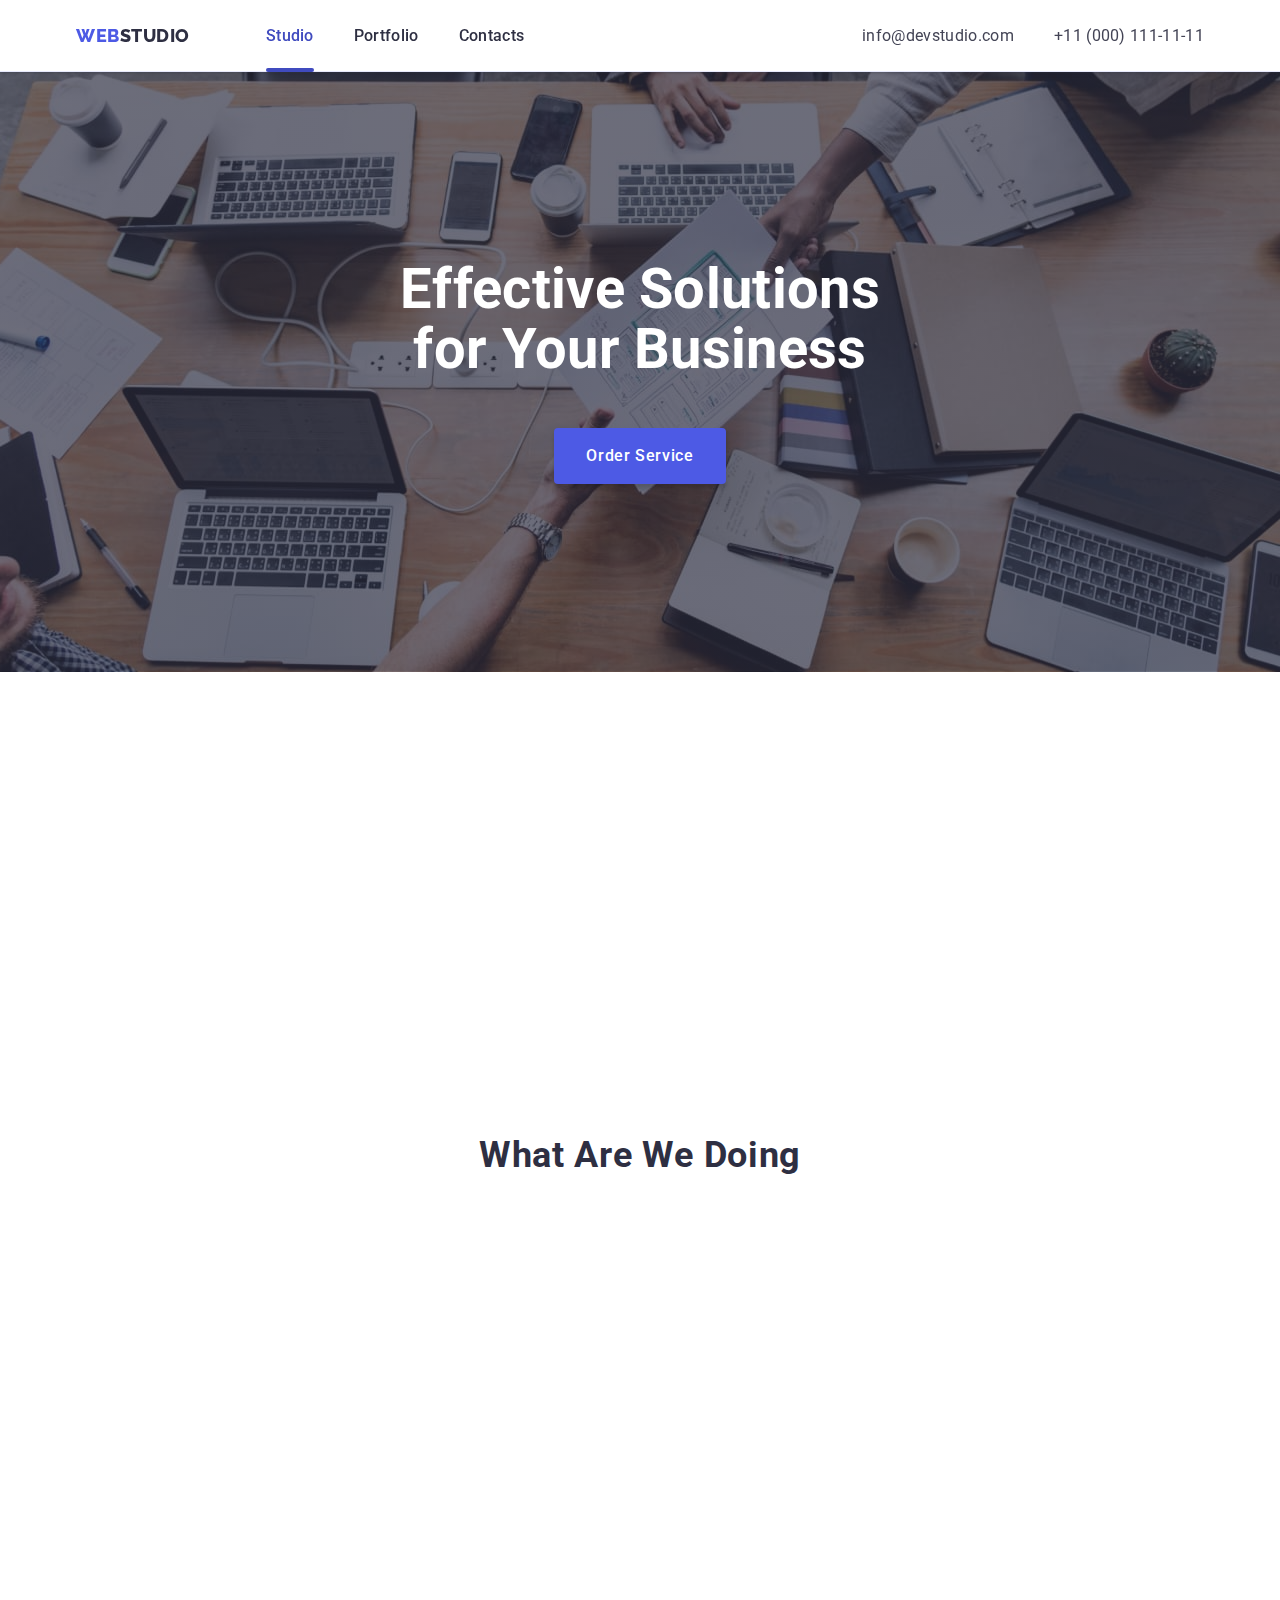
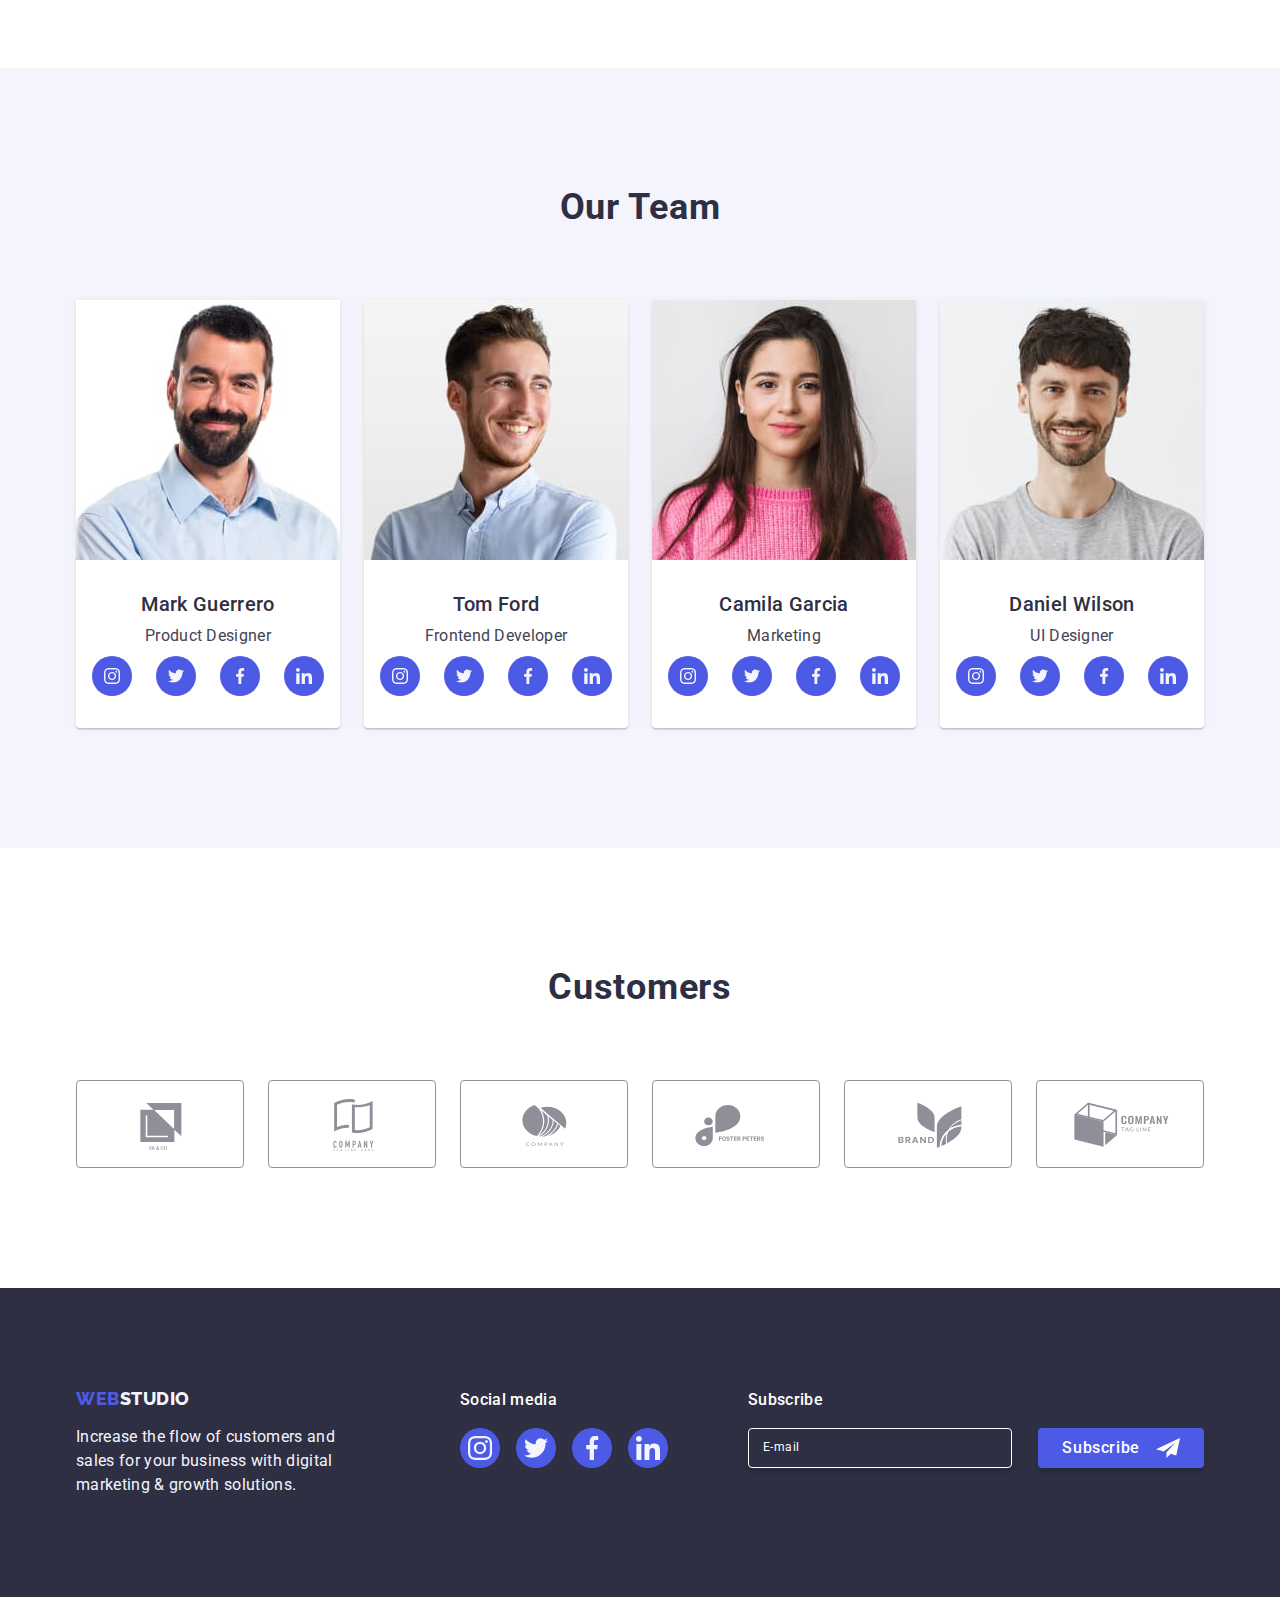
<file: index.html>
<!DOCTYPE html>
<html lang="en">
  <head>
    <meta charset="UTF-8" />
    <meta http-equiv="X-UA-Compatible" content="IE=edge" />
    <meta name="viewport" content="width=device-width, initial-scale=1.0" />
    <title>WebStudio</title>

    <!-- Fonts -->
    <link rel="preconnect" href="https://fonts.googleapis.com" />
    <link rel="preconnect" href="https://fonts.gstatic.com" crossorigin />
    <link
      href="https://fonts.googleapis.com/css2?family=Raleway:wght@800&family=Roboto:wght@400;500;700;900&display=swap"
      rel="stylesheet"
    />
    <!-- Normalize -->
    <link
      rel="stylesheet"
      href="https://cdn.jsdelivr.net/npm/modern-normalize@1.1.0/modern-normalize.min.css"
    />
    <!-- Animation on scroll -->
    <link href="https://unpkg.com/aos@2.3.1/dist/aos.css" rel="stylesheet" />
    <!-- Custom styles -->
    <link rel="stylesheet" href="./css/styles.css" />
  </head>

  <body>
    <header class="header">
      <div class="header-container container">
        <nav class="header-nav">
          <!-- Logo -->
          <a href="./index.html" class="logo link">
            Web<span class="logo-dark">Studio</span>
          </a>

          <ul class="header-nav-list list">
            <li>
              <a
                class="header-nav-link header-link link current-page"
                href="./index.html"
              >
                Studio
              </a>
            </li>
            <li>
              <a
                class="header-nav-link header-link link"
                href="./portfolio.html"
              >
                Portfolio
              </a>
            </li>
            <li>
              <a class="header-nav-link header-link link" href="">Contacts</a>
            </li>
          </ul>
        </nav>

        <address class="header-address">
          <ul class="header-address-list list">
            <li>
              <a
                class="header-address-link header-link link"
                href="mailto:info@devstudio.com"
              >
                info@devstudio.com
              </a>
            </li>
            <li>
              <a
                class="header-address-link header-link link"
                href="tel:+110001111111"
              >
                +11 (000) 111-11-11
              </a>
            </li>
          </ul>
        </address>
      </div>
    </header>

    <main>
      <!-- Hero section -->
      <section class="hero-section">
        <div class="container">
          <h1 class="hero-title">Effective Solutions for Your Business</h1>
          <button class="hero-btn btn" type="button" data-modal-open>
            Order Service
          </button>
        </div>
      </section>

      <!-- Features section -->
      <section class="features-section section">
        <div class="container">
          <h2 class="visually-hidden">Features</h2>

          <ul class="features-list list card-set">
            <li
              class="feature-item card-set-item"
              data-aos="fade-right"
              data-aos-delay="200"
            >
              <div class="feature-icon-bg">
                <svg class="feature-icon" width="64" height="64">
                  <use href="./images/icons.svg#antenna"></use>
                </svg>
              </div>
              <h3 class="feature-subtitle">Strategy</h3>
              <p>
                Our goal is to identify the business problem to walk away with
                the perfect and creative solution.
              </p>
            </li>
            <li class="feature-item card-set-item" data-aos="fade-right">
              <div class="feature-icon-bg">
                <svg class="feature-icon" width="64" height="64">
                  <use href="./images/icons.svg#clock"></use>
                </svg>
              </div>
              <h3 class="feature-subtitle">Punctuality</h3>
              <p>
                Bring the key message to the brand's audience for the best price
                within the shortest possible time.
              </p>
            </li>
            <li class="feature-item card-set-item" data-aos="fade-left">
              <div class="feature-icon-bg">
                <svg class="feature-icon" width="64" height="64">
                  <use href="./images/icons.svg#diagram"></use>
                </svg>
              </div>
              <h3 class="feature-subtitle">Diligence</h3>
              <p>
                Research and confirm brands that present the strongest digital
                growth opportunities and minimize risk.
              </p>
            </li>
            <li
              class="feature-item card-set-item"
              data-aos="fade-left"
              data-aos-delay="200"
            >
              <div class="feature-icon-bg">
                <svg class="feature-icon" width="64" height="64">
                  <use href="./images/icons.svg#astronaut"></use>
                </svg>
              </div>
              <h3 class="feature-subtitle">Technologies</h3>
              <p>
                Design practice focused on digital experiences. We bring forth a
                deep passion for problem-solving.
              </p>
            </li>
          </ul>
        </div>
      </section>

      <!-- Products section -->
      <section class="section">
        <div class="container">
          <h2 class="section-title">What are we doing</h2>

          <ul class="products-list list card-set">
            <li class="card-set-item" data-aos="zoom-in-up">
              <img
                src="./images/products/img-1.jpg"
                alt="Modern web dashboard design on a desktop monitor"
                width="360"
                height="300"
              />
            </li>
            <li
              class="card-set-item"
              data-aos="zoom-in-up"
              data-aos-delay="200"
            >
              <img
                src="./images/products/img-2.jpg"
                alt="Chat application interface design on smartphones"
                width="360"
                height="300"
              />
            </li>
            <li
              class="card-set-item"
              data-aos="zoom-in-up"
              data-aos-delay="400"
            >
              <img
                src="./images/products/img-3.jpg"
                alt="Mobile app UI/UX design showcased on a smartphone"
                width="360"
                height="300"
              />
            </li>
          </ul>
        </div>
      </section>

      <!-- Team section -->
      <section class="team-section section">
        <div class="container">
          <h2 class="section-title">Our Team</h2>

          <ul class="team-list list card-set">
            <li class="team-item card-set-item">
              <img
                src="./images/team/img-1.jpg"
                alt="Mark Guerrero, product designer at WebStudio"
                width="264"
                height="260"
              />
              <div class="team-wrapper">
                <h3 class="team-subtitle">Mark Guerrero</h3>
                <p class="team-position">Product Designer</p>

                <ul class="socials list">
                  <li class="social-item">
                    <a
                      class="social-link link"
                      href=""
                      target="_blank"
                      rel="noopener noreferrer"
                      aria-label="Instagram icon"
                    >
                      <svg class="social-icon" width="16" height="16">
                        <use href="./images/icons.svg#instagram"></use>
                      </svg>
                    </a>
                  </li>
                  <li class="social-item">
                    <a
                      class="social-link link"
                      href=""
                      target="_blank"
                      rel="noopener noreferrer"
                      aria-label="Twitter icon"
                    >
                      <svg class="social-icon" width="16" height="16">
                        <use href="./images/icons.svg#twitter"></use>
                      </svg>
                    </a>
                  </li>
                  <li class="social-item">
                    <a
                      class="social-link link"
                      href=""
                      target="_blank"
                      rel="noopener noreferrer"
                      aria-label="Facebook icon"
                    >
                      <svg class="social-icon" width="16" height="16">
                        <use href="./images/icons.svg#facebook"></use>
                      </svg>
                    </a>
                  </li>
                  <li class="social-item">
                    <a
                      class="social-link link"
                      href=""
                      target="_blank"
                      rel="noopener noreferrer"
                      aria-label="Linkedin icon"
                    >
                      <svg class="social-icon" width="16" height="16">
                        <use href="./images/icons.svg#linkedin"></use>
                      </svg>
                    </a>
                  </li>
                </ul>
              </div>
            </li>
            <li class="team-item card-set-item">
              <img
                src="./images/team/img-2.jpg"
                alt="Tom Ford, frontend developer at WebStudio"
                width="264"
                height="260"
              />
              <div class="team-wrapper">
                <h3 class="team-subtitle">Tom Ford</h3>
                <p class="team-position">Frontend Developer</p>

                <ul class="socials list">
                  <li class="social-item">
                    <a
                      class="social-link link"
                      href=""
                      target="_blank"
                      rel="noopener noreferrer"
                      aria-label="Instagram icon"
                    >
                      <svg class="social-icon" width="16" height="16">
                        <use href="./images/icons.svg#instagram"></use>
                      </svg>
                    </a>
                  </li>
                  <li class="social-item">
                    <a
                      class="social-link link"
                      href=""
                      target="_blank"
                      rel="noopener noreferrer"
                      aria-label="Twitter icon"
                    >
                      <svg class="social-icon" width="16" height="16">
                        <use href="./images/icons.svg#twitter"></use>
                      </svg>
                    </a>
                  </li>
                  <li class="social-item">
                    <a
                      class="social-link link"
                      href=""
                      target="_blank"
                      rel="noopener noreferrer"
                      aria-label="Facebook icon"
                    >
                      <svg class="social-icon" width="16" height="16">
                        <use href="./images/icons.svg#facebook"></use>
                      </svg>
                    </a>
                  </li>
                  <li class="social-item">
                    <a
                      class="social-link link"
                      href=""
                      target="_blank"
                      rel="noopener noreferrer"
                      aria-label="Linkedin icon"
                    >
                      <svg class="social-icon" width="16" height="16">
                        <use href="./images/icons.svg#linkedin"></use>
                      </svg>
                    </a>
                  </li>
                </ul>
              </div>
            </li>
            <li class="team-item card-set-item">
              <img
                src="./images/team/img-3.jpg"
                alt="Camila Garcia, marketer at WebStudio"
                width="264"
                height="260"
              />
              <div class="team-wrapper">
                <h3 class="team-subtitle">Camila Garcia</h3>
                <p class="team-position">Marketing</p>

                <ul class="socials list">
                  <li class="social-item">
                    <a
                      class="social-link link"
                      href=""
                      target="_blank"
                      rel="noopener noreferrer"
                      aria-label="Instagram icon"
                    >
                      <svg class="social-icon" width="16" height="16">
                        <use href="./images/icons.svg#instagram"></use>
                      </svg>
                    </a>
                  </li>
                  <li class="social-item">
                    <a
                      class="social-link link"
                      href=""
                      target="_blank"
                      rel="noopener noreferrer"
                      aria-label="Twitter icon"
                    >
                      <svg class="social-icon" width="16" height="16">
                        <use href="./images/icons.svg#twitter"></use>
                      </svg>
                    </a>
                  </li>
                  <li class="social-item">
                    <a
                      class="social-link link"
                      href=""
                      target="_blank"
                      rel="noopener noreferrer"
                      aria-label="Facebook icon"
                    >
                      <svg class="social-icon" width="16" height="16">
                        <use href="./images/icons.svg#facebook"></use>
                      </svg>
                    </a>
                  </li>
                  <li class="social-item">
                    <a
                      class="social-link link"
                      href=""
                      target="_blank"
                      rel="noopener noreferrer"
                      aria-label="Linkedin icon"
                    >
                      <svg class="social-icon" width="16" height="16">
                        <use href="./images/icons.svg#linkedin"></use>
                      </svg>
                    </a>
                  </li>
                </ul>
              </div>
            </li>
            <li class="team-item card-set-item">
              <img
                src="./images/team/img-4.jpg"
                alt="Daniel Wilson, UI designer at WebStudio"
                width="264"
                height="260"
              />
              <div class="team-wrapper">
                <h3 class="team-subtitle">Daniel Wilson</h3>
                <p class="team-position">UI Designer</p>

                <ul class="socials list">
                  <li class="social-item">
                    <a
                      class="social-link link"
                      href=""
                      target="_blank"
                      rel="noopener noreferrer"
                      aria-label="Instagram icon"
                    >
                      <svg class="social-icon" width="16" height="16">
                        <use href="./images/icons.svg#instagram"></use>
                      </svg>
                    </a>
                  </li>
                  <li class="social-item">
                    <a
                      class="social-link link"
                      href=""
                      target="_blank"
                      rel="noopener noreferrer"
                      aria-label="Twitter icon"
                    >
                      <svg class="social-icon" width="16" height="16">
                        <use href="./images/icons.svg#twitter"></use>
                      </svg>
                    </a>
                  </li>
                  <li class="social-item">
                    <a
                      class="social-link link"
                      href=""
                      target="_blank"
                      rel="noopener noreferrer"
                      aria-label="Facebook icon"
                    >
                      <svg class="social-icon" width="16" height="16">
                        <use href="./images/icons.svg#facebook"></use>
                      </svg>
                    </a>
                  </li>
                  <li class="social-item">
                    <a
                      class="social-link link"
                      href=""
                      target="_blank"
                      rel="noopener noreferrer"
                      aria-label="Linkedin icon"
                    >
                      <svg class="social-icon" width="16" height="16">
                        <use href="./images/icons.svg#linkedin"></use>
                      </svg>
                    </a>
                  </li>
                </ul>
              </div>
            </li>
          </ul>
        </div>
      </section>

      <!-- Customers section -->
      <section class="section">
        <div class="container">
          <h2 class="section-title">Customers</h2>

          <ul class="customers-list list card-set">
            <li class="customer-item card-set-item">
              <a
                class="customer-link link"
                href=""
                target="_blank"
                rel="noopener noreferrer"
                aria-label="Customer logo"
              >
                <svg class="customer-icon" width="104" height="56">
                  <use href="./images/icons.svg#customers-1"></use>
                </svg>
              </a>
            </li>
            <li class="customer-item card-set-item">
              <a
                class="customer-link link"
                href=""
                target="_blank"
                rel="noopener noreferrer"
                aria-label="Customer logo"
              >
                <svg class="customer-icon" width="104" height="56">
                  <use href="./images/icons.svg#customers-2"></use>
                </svg>
              </a>
            </li>
            <li class="customer-item card-set-item">
              <a
                class="customer-link link"
                href=""
                target="_blank"
                rel="noopener noreferrer"
                aria-label="Customer logo"
              >
                <svg class="customer-icon" width="104" height="56">
                  <use href="./images/icons.svg#customers-3"></use>
                </svg>
              </a>
            </li>
            <li class="customer-item card-set-item">
              <a
                class="customer-link link"
                href=""
                target="_blank"
                rel="noopener noreferrer"
                aria-label="Customer logo"
              >
                <svg class="customer-icon" width="104" height="56">
                  <use href="./images/icons.svg#customers-4"></use>
                </svg>
              </a>
            </li>
            <li class="customer-item card-set-item">
              <a
                class="customer-link link"
                href=""
                target="_blank"
                rel="noopener noreferrer"
                aria-label="Customer logo"
              >
                <svg class="customer-icon" width="104" height="56">
                  <use href="./images/icons.svg#customers-5"></use>
                </svg>
              </a>
            </li>
            <li class="customer-item card-set-item">
              <a
                class="customer-link link"
                href=""
                target="_blank"
                rel="noopener noreferrer"
                aria-label="Customer logo"
              >
                <svg class="customer-icon" width="104" height="56">
                  <use href="./images/icons.svg#customers-6"></use>
                </svg>
              </a>
            </li>
          </ul>
        </div>
      </section>
    </main>

    <footer class="footer">
      <div class="footer-container container">
        <div class="footer-side-wrapper">
          <!-- Logo -->
          <a href="./index.html" class="footer-logo logo link">
            Web<span class="logo-light">Studio</span>
          </a>
          <p class="footer-desc">
            Increase the flow of customers and sales for your business with
            digital marketing & growth solutions.
          </p>
        </div>

        <div class="footer-socials-wrapper">
          <p class="footer-socials-subtitle">Social media</p>

          <ul class="footer-socials socials list">
            <li class="social-item">
              <a
                class="social-link link"
                href=""
                target="_blank"
                rel="noopener noreferrer"
                aria-label="Instagram icon"
              >
                <svg class="social-icon" width="24" height="24">
                  <use href="./images/icons.svg#instagram"></use>
                </svg>
              </a>
            </li>
            <li class="social-item">
              <a
                class="social-link link"
                href=""
                target="_blank"
                rel="noopener noreferrer"
                aria-label="Twitter icon"
              >
                <svg class="social-icon" width="24" height="24">
                  <use href="./images/icons.svg#twitter"></use>
                </svg>
              </a>
            </li>
            <li class="social-item">
              <a
                class="social-link link"
                href=""
                target="_blank"
                rel="noopener noreferrer"
                aria-label="Facebook icon"
              >
                <svg class="social-icon" width="24" height="24">
                  <use href="./images/icons.svg#facebook"></use>
                </svg>
              </a>
            </li>
            <li class="social-item">
              <a
                class="social-link link"
                href=""
                target="_blank"
                rel="noopener noreferrer"
                aria-label="Linkedin icon"
              >
                <svg class="social-icon" width="24" height="24">
                  <use href="./images/icons.svg#linkedin"></use>
                </svg>
              </a>
            </li>
          </ul>
        </div>

        <div class="footer-subscription-wrapper">
          <strong class="subscription-subtitle">Subscribe</strong>

          <form
            class="subscription-form"
            name="subscription_form"
            autocomplete="off"
          >
            <label class="subscription-field">
              <input
                class="subscription-input"
                type="email"
                name="user_subscription"
                placeholder="&nbsp;"
              />
              <span class="subscription-label">E-mail</span>
            </label>

            <button class="subscription-btn btn" type="submit">
              Subscribe
              <svg class="subscription-icon" width="24" height="24">
                <use href="./images/icons.svg#subscription"></use>
              </svg>
            </button>
          </form>
        </div>
      </div>
    </footer>

    <!-- Modal window -->
    <div class="backdrop is-hidden" data-modal>
      <div class="modal">
        <button class="modal-close-btn" type="button" data-modal-close>
          <svg class="modal-icon" width="8" height="8">
            <use href="./images/icons.svg#modal-close"></use>
          </svg>
        </button>

        <strong class="modal-title">
          Leave your contacts and we will call you back
        </strong>

        <form class="modal-form" name="contact_form">
          <ul class="form-fields-list list">
            <li class="form-field-item">
              <label class="form-label" for="user_name">Name</label>
              <div class="form-field">
                <input
                  class="form-input"
                  type="text"
                  name="user_name"
                  id="user_name"
                />
                <svg class="form-icon" width="18" height="24">
                  <use href="./images/icons.svg#person"></use>
                </svg>
              </div>
            </li>
            <li class="form-field-item">
              <label class="form-label" for="user_phone">Phone</label>
              <div class="form-field">
                <input
                  class="form-input"
                  type="tel"
                  name="user_phone"
                  id="user_phone"
                />
                <svg class="form-icon" width="18" height="24">
                  <use href="./images/icons.svg#phone"></use>
                </svg>
              </div>
            </li>
            <li class="form-field-item">
              <label class="form-label" for="user_email">Email</label>
              <div class="form-field">
                <input
                  class="form-input"
                  type="email"
                  name="user_email"
                  id="user_email"
                />
                <svg class="form-icon" width="18" height="24">
                  <use href="./images/icons.svg#letter"></use>
                </svg>
              </div>
            </li>
            <li class="form-field-item">
              <label class="form-label" for="user_message">Comment</label>
              <textarea
                class="form-message"
                name="user_message"
                id="user_message"
                rows="5"
                placeholder="Text input"
              ></textarea>
            </li>
          </ul>

          <label class="form-agreement form-label">
            <input
              class="form-checkbox"
              type="checkbox"
              name="user_agreement"
            />
            <svg class="form-agreement-icon" width="16" height="16">
              <use
                class="form-agreement-icon-unchecked"
                href="./images/icons.svg#unchecked"
              ></use>
              <use
                class="form-agreement-icon-checked"
                href="./images/icons.svg#checked"
              ></use>
            </svg>
            <span>
              I accept the terms and conditions of the
              <a
                class="form-agreement-link"
                href=""
                target="_blank"
                rel="noopener noreferrer"
                >Privacy Policy</a
              >
            </span>
          </label>

          <button class="form-btn btn" type="submit">Send</button>
        </form>
      </div>
    </div>

    <script src="https://unpkg.com/aos@2.3.1/dist/aos.js"></script>
    <script src="./js/aos.js"></script>
    <script src="./js/modal.js"></script>
  </body>
</html>
</file>
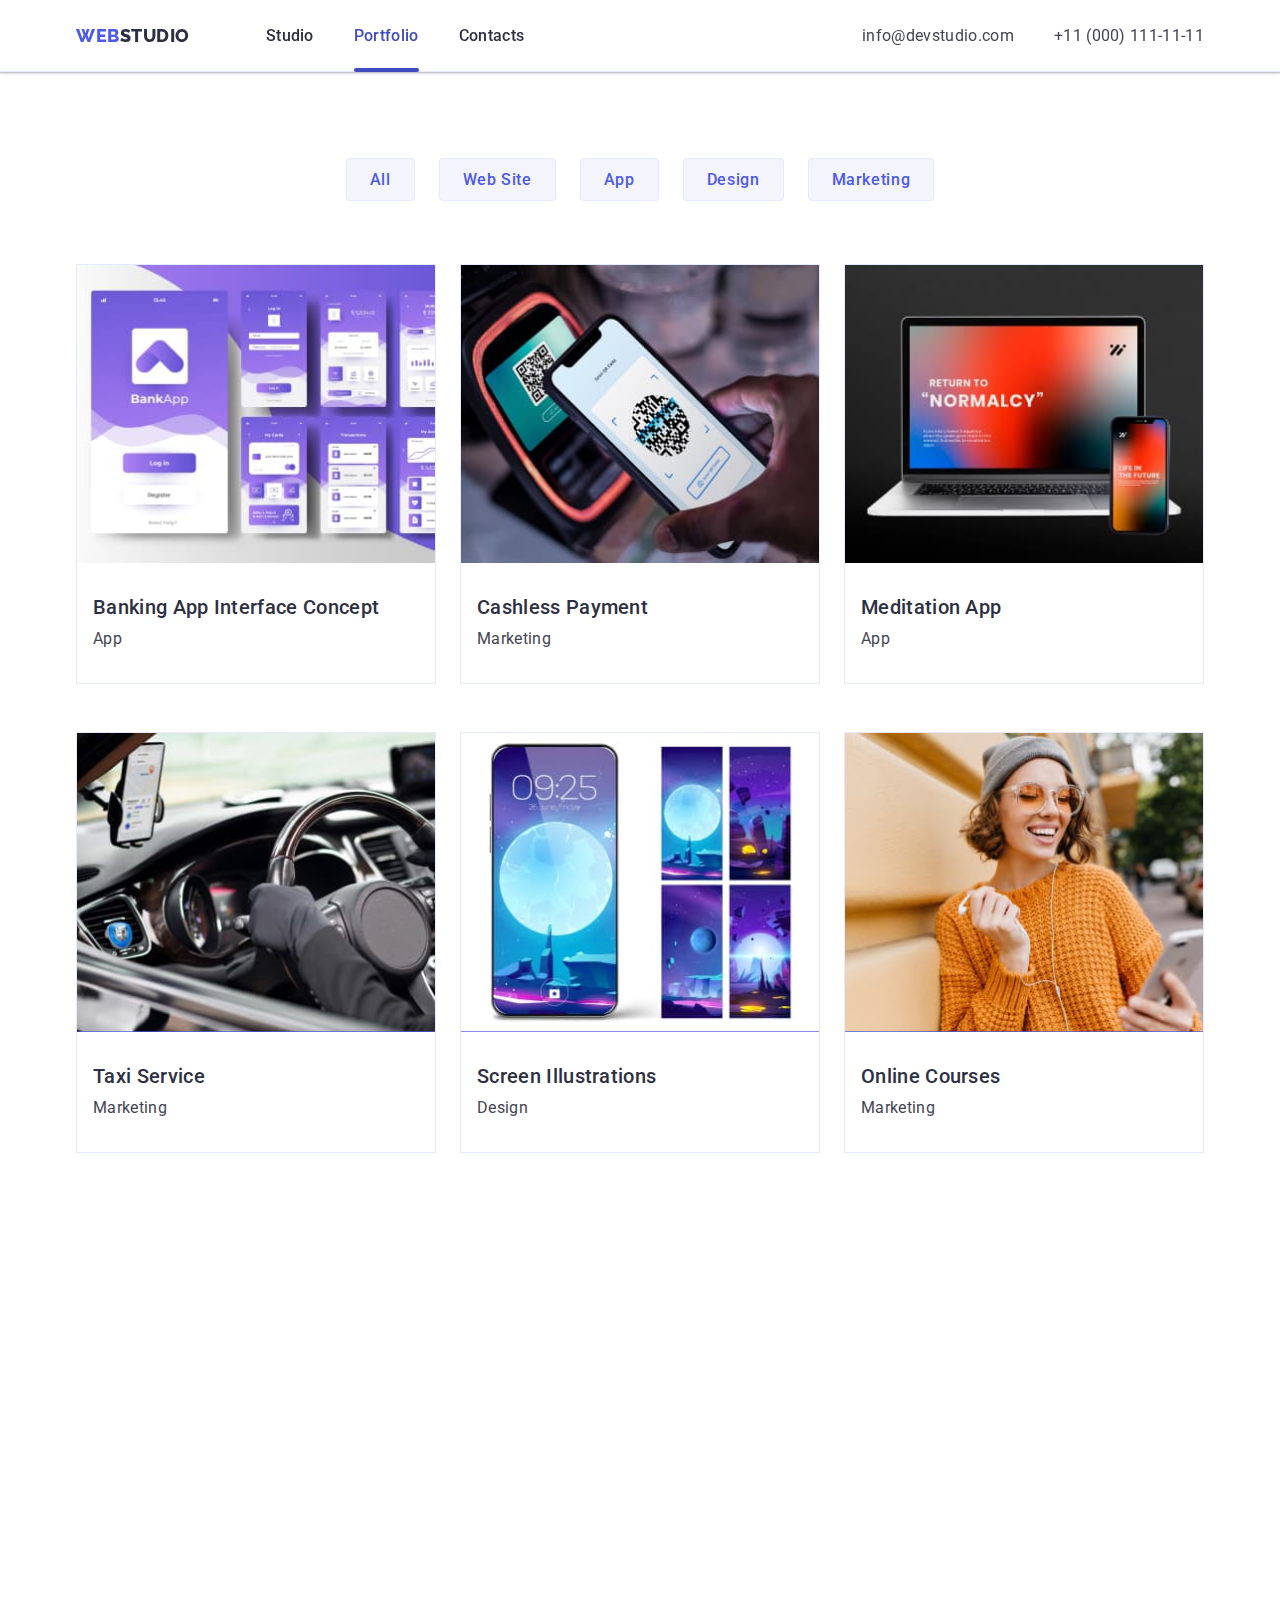
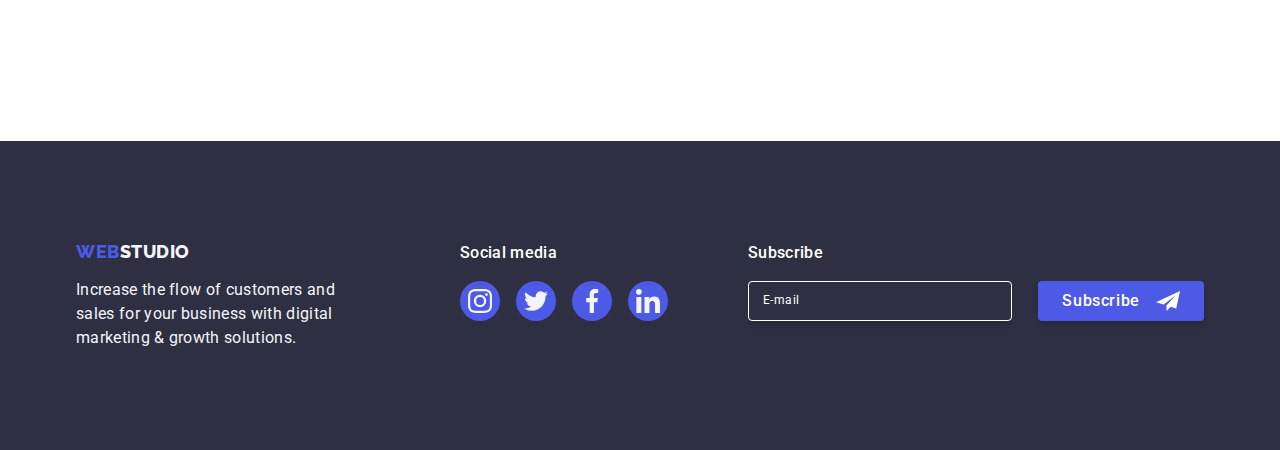
<file: portfolio.html>
<!DOCTYPE html>
<html lang="en">
  <head>
    <meta charset="UTF-8" />
    <meta http-equiv="X-UA-Compatible" content="IE=edge" />
    <meta name="viewport" content="width=device-width, initial-scale=1.0" />
    <title>WebStudio</title>

    <!-- Fonts -->
    <link rel="preconnect" href="https://fonts.googleapis.com" />
    <link rel="preconnect" href="https://fonts.gstatic.com" crossorigin />
    <link
      href="https://fonts.googleapis.com/css2?family=Raleway:wght@800&family=Roboto:wght@400;500;700;900&display=swap"
      rel="stylesheet"
    />
    <!-- Normalize -->
    <link
      rel="stylesheet"
      href="https://cdn.jsdelivr.net/npm/modern-normalize@1.1.0/modern-normalize.min.css"
    />
    <!-- Animation on scroll -->
    <link href="https://unpkg.com/aos@2.3.1/dist/aos.css" rel="stylesheet" />
    <!-- Custom styles -->
    <link rel="stylesheet" href="./css/styles.css" />
  </head>

  <body>
    <header class="header">
      <div class="header-container container">
        <nav class="header-nav">
          <!-- Logo -->
          <a href="./index.html" class="logo link">
            Web<span class="logo-dark">Studio</span>
          </a>

          <ul class="header-nav-list list">
            <li>
              <a class="header-nav-link header-link link" href="./index.html">
                Studio
              </a>
            </li>
            <li>
              <a
                class="header-nav-link header-link link current-page"
                href="./portfolio.html"
              >
                Portfolio
              </a>
            </li>
            <li>
              <a class="header-nav-link header-link link" href="">Contacts</a>
            </li>
          </ul>
        </nav>

        <address class="header-address">
          <ul class="header-address-list list">
            <li>
              <a
                class="header-address-link header-link link"
                href="mailto:info@devstudio.com"
              >
                info@devstudio.com
              </a>
            </li>
            <li>
              <a
                class="header-address-link header-link link"
                href="tel:+110001111111"
              >
                +11 (000) 111-11-11
              </a>
            </li>
          </ul>
        </address>
      </div>
    </header>

    <main>
      <section class="portfolio-section section">
        <div class="container">
          <h1 class="visually-hidden">Portfolio WebStudio</h1>

          <!-- Filters radio buttons list -->
          <ul class="filters-list list">
            <li>
              <label class="filter-label">
                <input
                  class="filter-btn visually-hidden"
                  type="radio"
                  name="filters_portfolio"
                />
                All
              </label>
            </li>
            <li>
              <label class="filter-label">
                <input
                  class="filter-btn visually-hidden"
                  type="radio"
                  name="filters_portfolio"
                />
                Web Site
              </label>
            </li>
            <li>
              <label class="filter-label">
                <input
                  class="filter-btn visually-hidden"
                  type="radio"
                  name="filters_portfolio"
                />
                App
              </label>
            </li>
            <li>
              <label class="filter-label">
                <input
                  class="filter-btn visually-hidden"
                  type="radio"
                  name="filters_portfolio"
                />
                Design
              </label>
            </li>
            <li>
              <label class="filter-label">
                <input
                  class="filter-btn visually-hidden"
                  type="radio"
                  name="filters_portfolio"
                />
                Marketing
              </label>
            </li>
          </ul>

          <!-- Portfolio -->
          <ul class="portfolio-list list card-set">
            <li
              class="portfolio-item card-set-item"
              data-aos="fade-up"
              data-aos-delay="100"
            >
              <a class="portfolio-link link" href="">
                <div class="portfolio-box">
                  <img
                    src="./images/portfolio/img-1.jpg"
                    alt="Mobile banking app screens in purple"
                    width="360"
                    height="300"
                  />
                  <div class="overlay">
                    <p class="overlay-label">
                      14 Stylish and User-Friendly App Design Concepts · Task
                      Manager App · Calorie Tracker App · Exotic Fruit Ecommerce
                      App · Cloud Storage App
                    </p>
                  </div>
                </div>
                <div class="portfolio-wrapper">
                  <h2 class="portfolio-subtitle">
                    Banking App Interface Concept
                  </h2>
                  <p class="portfolio-category">App</p>
                </div>
              </a>
            </li>
            <li
              class="portfolio-item card-set-item"
              data-aos="fade-up"
              data-aos-delay="200"
            >
              <a class="portfolio-link link" href="">
                <div class="portfolio-box">
                  <img
                    src="./images/portfolio/img-2.jpg"
                    alt="QR code payment with a phone"
                    width="360"
                    height="300"
                  />
                  <div class="overlay">
                    <p class="overlay-label">
                      14 Stylish and User-Friendly App Design Concepts · Task
                      Manager App · Calorie Tracker App · Exotic Fruit Ecommerce
                      App · Cloud Storage App
                    </p>
                  </div>
                </div>
                <div class="portfolio-wrapper">
                  <h2 class="portfolio-subtitle">Cashless Payment</h2>
                  <p class="portfolio-category">Marketing</p>
                </div>
              </a>
            </li>
            <li
              class="portfolio-item card-set-item"
              data-aos="fade-up"
              data-aos-delay="300"
            >
              <a class="portfolio-link link" href="">
                <div class="portfolio-box">
                  <img
                    src="./images/portfolio/img-3.jpg"
                    alt="Futuristic design on a laptop and phone"
                    width="360"
                    height="300"
                  />
                  <div class="overlay">
                    <p class="overlay-label">
                      14 Stylish and User-Friendly App Design Concepts · Task
                      Manager App · Calorie Tracker App · Exotic Fruit Ecommerce
                      App · Cloud Storage App
                    </p>
                  </div>
                </div>
                <div class="portfolio-wrapper">
                  <h2 class="portfolio-subtitle">Meditation App</h2>
                  <p class="portfolio-category">App</p>
                </div>
              </a>
            </li>
            <li
              class="portfolio-item card-set-item"
              data-aos="fade-up"
              data-aos-delay="100"
            >
              <a class="portfolio-link link" href="">
                <div class="portfolio-box">
                  <img
                    src="./images/portfolio/img-4.jpg"
                    alt="Car interior with navigation on a phone"
                    width="360"
                    height="300"
                  />
                  <div class="overlay">
                    <p class="overlay-label">
                      14 Stylish and User-Friendly App Design Concepts · Task
                      Manager App · Calorie Tracker App · Exotic Fruit Ecommerce
                      App · Cloud Storage App
                    </p>
                  </div>
                </div>
                <div class="portfolio-wrapper">
                  <h2 class="portfolio-subtitle">Taxi Service</h2>
                  <p class="portfolio-category">Marketing</p>
                </div>
              </a>
            </li>
            <li
              class="portfolio-item card-set-item"
              data-aos="fade-up"
              data-aos-delay="200"
            >
              <a class="portfolio-link link" href="">
                <div class="portfolio-box">
                  <img
                    src="./images/portfolio/img-5.jpg"
                    alt="Cosmic-themed phone wallpapers"
                    width="360"
                    height="300"
                  />
                  <div class="overlay">
                    <p class="overlay-label">
                      14 Stylish and User-Friendly App Design Concepts · Task
                      Manager App · Calorie Tracker App · Exotic Fruit Ecommerce
                      App · Cloud Storage App
                    </p>
                  </div>
                </div>
                <div class="portfolio-wrapper">
                  <h2 class="portfolio-subtitle">Screen Illustrations</h2>
                  <p class="portfolio-category">Design</p>
                </div>
              </a>
            </li>
            <li
              class="portfolio-item card-set-item"
              data-aos="fade-up"
              data-aos-delay="300"
            >
              <a class="portfolio-link link" href="">
                <div class="portfolio-box">
                  <img
                    src="./images/portfolio/img-6.jpg"
                    alt="Smiling woman with phone and earphones"
                    width="360"
                    height="300"
                  />
                  <div class="overlay">
                    <p class="overlay-label">
                      14 Stylish and User-Friendly App Design Concepts · Task
                      Manager App · Calorie Tracker App · Exotic Fruit Ecommerce
                      App · Cloud Storage App
                    </p>
                  </div>
                </div>
                <div class="portfolio-wrapper">
                  <h2 class="portfolio-subtitle">Online Courses</h2>
                  <p class="portfolio-category">Marketing</p>
                </div>
              </a>
            </li>
            <li
              class="portfolio-item card-set-item"
              data-aos="fade-up"
              data-aos-delay="100"
            >
              <a class="portfolio-link link" href="">
                <div class="portfolio-box">
                  <img
                    src="./images/portfolio/img-7.jpg"
                    alt="Smart home system promotional designs"
                    width="360"
                    height="300"
                  />
                  <div class="overlay">
                    <p class="overlay-label">
                      14 Stylish and User-Friendly App Design Concepts · Task
                      Manager App · Calorie Tracker App · Exotic Fruit Ecommerce
                      App · Cloud Storage App
                    </p>
                  </div>
                </div>
                <div class="portfolio-wrapper">
                  <h2 class="portfolio-subtitle">Instagram Stories Concept</h2>
                  <p class="portfolio-category">Design</p>
                </div>
              </a>
            </li>
            <li
              class="portfolio-item card-set-item"
              data-aos="fade-up"
              data-aos-delay="200"
            >
              <a class="portfolio-link link" href="">
                <div class="portfolio-box">
                  <img
                    src="./images/portfolio/img-8.jpg"
                    alt="Reusable bag with fresh vegetables"
                    width="360"
                    height="300"
                  />
                  <div class="overlay">
                    <p class="overlay-label">
                      14 Stylish and User-Friendly App Design Concepts · Task
                      Manager App · Calorie Tracker App · Exotic Fruit Ecommerce
                      App · Cloud Storage App
                    </p>
                  </div>
                </div>
                <div class="portfolio-wrapper">
                  <h2 class="portfolio-subtitle">Organic Food</h2>
                  <p class="portfolio-category">Web Site</p>
                </div>
              </a>
            </li>
            <li
              class="portfolio-item card-set-item"
              data-aos="fade-up"
              data-aos-delay="300"
            >
              <a class="portfolio-link link" href="">
                <div class="portfolio-box">
                  <img
                    src="./images/portfolio/img-9.jpg"
                    alt="Barista making latte art"
                    width="360"
                    height="300"
                  />
                  <div class="overlay">
                    <p class="overlay-label">
                      14 Stylish and User-Friendly App Design Concepts · Task
                      Manager App · Calorie Tracker App · Exotic Fruit Ecommerce
                      App · Cloud Storage App
                    </p>
                  </div>
                </div>
                <div class="portfolio-wrapper">
                  <h2 class="portfolio-subtitle">Fresh Coffee</h2>
                  <p class="portfolio-category">Web Site</p>
                </div>
              </a>
            </li>
          </ul>
        </div>
      </section>
    </main>

    <footer class="footer">
      <div class="footer-container container">
        <div class="footer-side-wrapper">
          <!-- Logo -->
          <a href="./index.html" class="footer-logo logo link">
            Web<span class="logo-light">Studio</span>
          </a>
          <p class="footer-desc">
            Increase the flow of customers and sales for your business with
            digital marketing & growth solutions.
          </p>
        </div>

        <div class="footer-socials-wrapper">
          <p class="footer-socials-subtitle">Social media</p>

          <ul class="footer-socials socials list">
            <li class="social-item">
              <a
                class="social-link link"
                href=""
                target="_blank"
                rel="noopener noreferrer"
                aria-label="Instagram icon"
              >
                <svg class="social-icon" width="24" height="24">
                  <use href="./images/icons.svg#instagram"></use>
                </svg>
              </a>
            </li>
            <li class="social-item">
              <a
                class="social-link link"
                href=""
                target="_blank"
                rel="noopener noreferrer"
                aria-label="Twitter icon"
              >
                <svg class="social-icon" width="24" height="24">
                  <use href="./images/icons.svg#twitter"></use>
                </svg>
              </a>
            </li>
            <li class="social-item">
              <a
                class="social-link link"
                href=""
                target="_blank"
                rel="noopener noreferrer"
                aria-label="Facebook icon"
              >
                <svg class="social-icon" width="24" height="24">
                  <use href="./images/icons.svg#facebook"></use>
                </svg>
              </a>
            </li>
            <li class="social-item">
              <a
                class="social-link link"
                href=""
                target="_blank"
                rel="noopener noreferrer"
                aria-label="Linkedin icon"
              >
                <svg class="social-icon" width="24" height="24">
                  <use href="./images/icons.svg#linkedin"></use>
                </svg>
              </a>
            </li>
          </ul>
        </div>

        <div class="footer-subscription-wrapper">
          <strong class="subscription-subtitle">Subscribe</strong>

          <form
            class="subscription-form"
            name="subscription_form"
            autocomplete="off"
          >
            <label class="subscription-field">
              <input
                class="subscription-input"
                type="email"
                name="user_subscription"
                placeholder="&nbsp;"
              />
              <span class="subscription-label">E-mail</span>
            </label>

            <button class="subscription-btn btn" type="submit">
              Subscribe
              <svg class="subscription-icon" width="24" height="24">
                <use href="./images/icons.svg#subscription"></use>
              </svg>
            </button>
          </form>
        </div>
      </div>
    </footer>

    <script src="https://unpkg.com/aos@2.3.1/dist/aos.js"></script>
    <script src="./js/aos.js"></script>
  </body>
</html>
</file>
<file: css/styles.css>
:root {
  /* MAIN COLORS */
  --brand-cl: #4d5ae5;
  --accent-cl: #404bbf;

  /* FONTS */
  --primary-font: "Roboto", sans-serif;
  --additional-font: "Raleway", sans-serif;

  /* TXT COLORS */
  --primary-dark-txt-cl: #434455;
  --additional-dark-txt-cl: #2e2f42;
  --additional-modal-txt-cl: #8e8f99;
  --primary-light-txt-cl: #ffffff;
  --additional-light-txt-cl: #f4f4fd;

  /* BG COLORS */
  --dark-bg-cl: #2e2f42;
  --light-bg-cl: #f4f4fd;
  --card-bg-cl: #ffffff;
  --modal-bg-cl: #fcfcfc;
  --icon-bg-cl: #e7e9fc;
  --accent-icon-bg-cl: #31d0aa;

  /* BORDER COLORS */
  --border-cl: #e7e9fc;
  --border-icon-cl: #8e8f99;

  /* BOX SHADOW */
  --box-shadow: 0px 2px 1px rgba(46, 47, 66, 0.08),
    0px 1px 1px rgba(46, 47, 66, 0.16), 0px 1px 6px rgba(46, 47, 66, 0.08);

  /* ICONS */
  --fill-socials-icon: #f4f4fd;
  --fill-features-icon: #2e2f42;
  --fill-customer-icon: #8e8f99;
  --fill-modal-icon: #2e2f42;

  /* CARD SET */
  --indent: 24px;
  --item: 1;

  /* Z-INDEX */
  --header-index: 10;
  --modal-index: 100;

  /* ANIMATION */
  --anim-active: 250ms cubic-bezier(0.4, 0, 0.2, 1);
}
/**
  |============================
  | BASE STYLES
  |============================
*/

body {
  margin-top: 72px;

  font-family: var(--primary-font);
  line-height: 1.5;
  letter-spacing: 0.02em;
  color: var(--primary-dark-txt-cl);

  background-color: #ffffff;
}

/**
  |============================
  | RESET
  |============================
*/

.link {
  text-decoration: none;
  color: currentColor;
}

.list {
  padding: 0;
  margin: 0;

  list-style: none;
}

.visually-hidden {
  position: absolute;

  width: 1px;
  height: 1px;
  margin: -1px;
  padding: 0;

  white-space: nowrap;

  border: 0;

  clip-path: inset(100%);
  clip: rect(0 0 0 0);
  overflow: hidden;
}

h1,
h2,
h3,
h4,
h5,
h6,
p {
  margin: 0;
}

img {
  display: block;
  max-width: 100%;
  height: auto;
}

button {
  font-family: inherit;
  color: currentColor;

  cursor: pointer;
}

/**
  |============================
  | COMMON STYLES
  |============================
*/

.section {
  padding-top: 120px;
  padding-bottom: 120px;
}

.section-title {
  margin-bottom: 72px;

  font-size: 36px;
  line-height: 1.11;
  letter-spacing: 0.02em;
  text-align: center;
  text-transform: capitalize;
  color: var(--additional-dark-txt-cl);
}

.container {
  width: 1158px;
  padding: 0 15px;
  margin: 0 auto;
  /* outline: 2px solid red; */
}

/* LOGO */

.logo {
  font-family: var(--additional-font);
  font-weight: 800;
  font-size: 18px;
  line-height: 1.17;
  letter-spacing: 0.03em;
  text-transform: uppercase;
  color: var(--brand-cl);
}

.logo-dark {
  color: var(--additional-dark-txt-cl);
}

.logo-light {
  color: var(--additional-light-txt-cl);
}

/* BUTTON */

.btn {
  min-width: 169px;
  min-height: 56px;
  padding: 16px 32px;

  font-weight: 500;
  line-height: 1.5;
  letter-spacing: 0.04em;
  color: var(--primary-light-txt-cl);

  background-color: var(--brand-cl);
  box-shadow: 0px 4px 4px rgba(0, 0, 0, 0.15);
  border: none;
  border-radius: 4px;

  transition: background-color var(--anim-active);
}

.btn:hover,
.btn:focus {
  background-color: var(--accent-cl);
}

/* CARD SET */

.card-set {
  display: flex;
  flex-wrap: wrap;
  column-gap: var(--indent);
  row-gap: 48px;
}

.card-set-item {
  width: calc((100% - var(--indent) * (var(--item) - 1)) / var(--item));
}

/* SOCIALS = TEAM SECTION AND FOOTER */

.socials {
  display: flex;
  justify-content: space-between;
  gap: 24px;
}

.social-item {
  width: 40px;
  height: 40px;
}

.social-link {
  display: flex;
  justify-content: center;
  align-items: center;
  width: 100%;
  height: 100%;

  color: var(--fill-socials-icon);

  background-color: var(--brand-cl);
  border-radius: 50%;

  transition: background-color var(--anim-active);
}

.social-link:hover,
.social-link:focus {
  background-color: var(--accent-cl);
}

.social-icon {
  fill: currentColor;
}

/**
  |============================
  | HEADER STYLES
  |============================
*/

.header {
  position: fixed;
  top: 0;
  left: 0;
  z-index: var(--header-index);

  width: 100%;
  margin-right: auto;
  margin-left: auto;

  background-color: #ffffff;
  border-bottom: 1px solid var(--border-cl);
  box-shadow: var(--box-shadow);
}

.header-container {
  display: flex;
  align-items: center;
}

.header-nav {
  display: flex;
  align-items: center;
  gap: 76px;
  margin-right: auto;
}

.header-nav-list {
  display: flex;
  align-items: center;
  gap: 40px;
}

.header-nav-link {
  position: relative;

  font-weight: 500;
  color: var(--additional-dark-txt-cl);
}

.current-page.header-nav-link::after {
  content: "";

  position: absolute;
  bottom: -1px;

  display: block;
  width: 100%;
  height: 4px;

  background-color: var(--accent-cl);

  border-radius: 2px;
}

.header-address {
  font-style: normal;
}

.header-address-list {
  display: flex;
  align-items: center;
  gap: 40px;
}

.header-address-link {
  color: var(--primary-dark-txt-cl);
}

.header-link {
  display: block;
  padding-top: 24px;
  padding-bottom: 23px;

  transition: color var(--anim-active);
}

.header-link:hover,
.header-link:focus,
.current-page {
  color: var(--accent-cl);
}

/**
  |============================
  | MAIN STYLES
  |============================
*/

/* HERO SECTION */

.hero-section {
  max-width: 1440px;
  margin-right: auto;
  margin-left: auto;
  padding-top: 188px;
  padding-bottom: 188px;

  text-align: center;

  background-color: var(--dark-bg-cl);
  background-image: linear-gradient(
      rgba(46, 47, 66, 0.7),
      rgba(46, 47, 66, 0.7)
    ),
    url(../images/hero/img-1.jpg);
  background-repeat: no-repeat;
  background-position: center;
  background-size: cover;
}

.hero-title {
  max-width: 496px;
  margin-right: auto;
  margin-left: auto;
  margin-bottom: 48px;

  font-size: 56px;
  line-height: 1.07;
  color: var(--primary-light-txt-cl);
}

/* ! .hero-btn {} .hero-btn:hover,.hero-btn:focus {} */

/* FEATURES SECTION */

.features-section {
  padding-bottom: 0;
}

.features-list {
  --item: 4;
}

.feature-item {
  max-width: 264px;
}

.feature-icon-bg {
  display: flex;
  justify-content: center;
  align-items: center;
  width: 100%;
  height: 112px;
  margin-bottom: 8px;

  color: var(--fill-features-icon);

  background-color: var(--light-bg-cl);
  border-radius: 4px;
}

.feature-icon {
  fill: currentColor;

  transform: scale(1);

  transition: transform var(--anim-active);
}

.feature-icon-bg:hover .feature-icon {
  transform: scale(1.3);
}

.feature-subtitle {
  margin-bottom: 8px;

  font-weight: 500;
  font-size: 20px;
  line-height: 1.2;
  color: var(--additional-dark-txt-cl);
}

/* PRODUCTS SECTION */

.products-list {
  --item: 3;
}

/* TEAM SECTION */

.team-section {
  background-color: var(--light-bg-cl);
}

.team-list {
  --item: 4;
}

.team-item {
  background-color: var(--card-bg-cl);
  box-shadow: var(--box-shadow);
  border-radius: 0px 0px 4px 4px;
}

.team-wrapper {
  padding: 32px 16px;

  text-align: center;
}

.team-subtitle {
  margin-bottom: 8px;

  font-weight: 500;
  font-size: 20px;
  line-height: 1.2;
  color: var(--additional-dark-txt-cl);
}

.team-position {
  margin-bottom: 8px;
}

/* CUSTOMERS SECTION */

.customers-list {
  --item: 6;
}

.customer-item {
  height: 88px;
}

.customer-link {
  display: flex;
  justify-content: center;
  align-items: center;
  width: 100%;
  height: 100%;

  color: var(--fill-customer-icon);

  border: 1px solid var(--border-icon-cl);
  border-radius: 4px;

  transition: color var(--anim-active), border-color var(--anim-active);
}

.customer-icon {
  fill: currentColor;
}

.customer-link:hover,
.customer-link:focus {
  color: var(--accent-cl);

  border-color: var(--accent-cl);
}

/* PORTFOLIO SECTION - PORTFOLIO PAGE */

.portfolio-section {
  padding-top: 96px;
}

.filters-list {
  display: flex;
  justify-content: center;
  align-items: center;
  gap: var(--indent);
  margin-bottom: 72px;
}

.filter-label {
  padding: 11px 23px;

  font-weight: 500;
  letter-spacing: 0.04em;
  color: var(--brand-cl);

  background-color: var(--light-bg-cl);
  border: 1px solid var(--border-cl);
  border-radius: 4px;

  cursor: pointer;

  transition: color var(--anim-active), background-color var(--anim-active),
    box-shadow var(--anim-active), border-color var(--anim-active);
}

.filter-label:hover,
.filter-label:focus,
.filter-label:focus-within {
  color: var(--primary-light-txt-cl);

  background-color: var(--accent-cl);
  box-shadow: 0 2px 2px 0 rgba(0, 0, 0, 0.12), 0 2px 1px 0 rgba(0, 0, 0, 0.08),
    0 3px 1px 0 rgba(0, 0, 0, 0.1);
  border-color: transparent;
}

.filter-btn {
  appearance: none;
}

.portfolio-list {
  --item: 3;
}

.portfolio-item {
  background-color: var(--card-bg-cl);
  border: 1px solid var(--border-cl);

  transition: box-shadow var(--anim-active);
}

.portfolio-item:hover,
.portfolio-item:focus {
  box-shadow: var(--box-shadow);
}

.portfolio-box {
  position: relative;

  overflow: hidden;
}

.overlay {
  position: absolute;
  top: 0;
  transform: translateY(100%);

  width: 100%;
  height: 100%;
  padding: 40px 32px 164px;

  background-color: var(--brand-cl);

  transition: transform var(--anim-active);
}

.portfolio-link:hover .overlay,
.portfolio-link:focus .overlay {
  transform: translateY(0);
}

.overlay-label {
  color: var(--additional-light-txt-cl);
}

.portfolio-wrapper {
  padding: 32px 16px;
}

.portfolio-subtitle {
  margin-bottom: 8px;

  font-weight: 500;
  font-size: 20px;
  line-height: 1.2;
  color: var(--additional-dark-txt-cl);
}

/*! .portfolio-category {} */

/**
  |============================
  | FOOTER STYLES
  |============================
*/

.footer {
  padding-top: 100px;
  padding-bottom: 100px;

  background-color: var(--dark-bg-cl);
}

.footer-container {
  display: flex;
  align-items: baseline;
}

.footer-side-wrapper {
  max-width: 264px;
  margin-right: 120px;
}

.footer-logo {
  display: block;
  margin-bottom: 16px;
}

.footer-desc {
  color: var(--additional-light-txt-cl);
}

.footer-socials-wrapper {
  margin-right: 80px;
}

.footer-socials-subtitle {
  margin-bottom: 16px;

  font-weight: 500;
  color: var(--primary-light-txt-cl);
}

.footer-socials {
  gap: 16px;
}

.footer-socials .social-link:hover,
.footer-socials .social-link:focus {
  background-color: var(--accent-icon-bg-cl);
}

.footer-subscription-wrapper {
  width: 100%;
}

.subscription-subtitle {
  display: inline-block;
  margin-bottom: 16px;

  font-weight: 500;
  color: var(--primary-light-txt-cl);
}

.subscription-form {
  display: flex;
  justify-content: space-between;
  align-items: center;
}

.subscription-field {
  position: relative;

  color: var(--primary-light-txt-cl);
}

.subscription-input {
  width: 264px;
  padding: 7px 15px;

  line-height: 1.5;
  letter-spacing: 0.04em;
  color: currentColor;

  background-color: transparent;
  box-shadow: 0 4px 4px 0 rgba(0, 0, 0, 0.15);
  border: 1px solid #ffffff;
  border-radius: 4px;
  outline: transparent;
}

.subscription-label {
  position: absolute;
  top: 7px;
  left: 15px;

  font-size: 12px;
  line-height: 2;
  letter-spacing: 0.04em;

  background-color: var(--dark-bg-cl);

  transition: transform var(--anim-active);
}

.subscription-input:focus + .subscription-label,
.subscription-input:not(:placeholder-shown) + .subscription-label {
  transform: scale(0.8) translate(-5px, -23px);
}

.subscription-btn {
  display: flex;
  justify-content: center;
  align-items: center;
  gap: 16px;
  min-width: 165px;
  min-height: 40px;
  padding: 8px 24px;
}

.subscription-btn-icon {
  fill: currentColor;
}

/**
  |============================
  | MODAL STYLES
  |============================
*/

.backdrop {
  position: fixed;
  top: 0;
  left: 0;
  z-index: var(--modal-index);

  width: 100%;
  height: 100%;

  background-color: rgba(46, 47, 66, 0.4);
  backdrop-filter: blur(2px);

  opacity: 1;
  visibility: visible;
  pointer-events: initial;

  --anim-backdrop: 200ms ease;
  transition: opacity var(--anim-backdrop), visibility var(--anim-backdrop),
    backdrop-filter var(--anim-backdrop);
}

.backdrop.is-hidden {
  opacity: 0;
  visibility: hidden;
  pointer-events: none;

  transition-delay: 600ms;
}

.modal {
  position: absolute;
  top: 50%;
  left: 50%;
  transform: translate(-50%, -50%) rotate(0) scale(1);

  min-width: 408px;
  min-height: 576px;
  padding: 24px;

  background-color: var(--modal-bg-cl);
  border-radius: 4px;
  box-shadow: 0 2px 1px 0 rgba(0, 0, 0, 0.2), 0 1px 3px 0 rgba(0, 0, 0, 0.12),
    0 1px 1px 0 rgba(0, 0, 0, 0.14);
  opacity: 1;

  --anim-modal: 400ms ease-in 200ms;
  transition: transform var(--anim-modal), opacity var(--anim-modal);
}

.backdrop.is-hidden .modal {
  opacity: 0;
  transform: translate(-50%, -50%) rotate(360deg) scale(0.2);
}

.modal-close-btn {
  display: flex;
  align-items: center;
  justify-content: center;
  width: 24px;
  height: 24px;
  margin-left: auto;
  margin-bottom: 24px;

  color: var(--fill-modal-icon);

  background-color: var(--icon-bg-cl);
  border: 1px solid rgba(0, 0, 0, 0.1);
  border-radius: 50%;

  transition: color var(--anim-active), background-color var(--anim-active),
    border-color var(--anim-active);
}

.modal-close-btn:hover,
.modal-close-btn:focus {
  color: #ffffff;

  background-color: var(--accent-cl);
  border-color: transparent;
}

.modal-icon {
  fill: currentColor;
}

.modal-title {
  display: block;
  margin-bottom: 16px;

  font-weight: 500;
  text-align: center;
  color: var(--additional-dark-txt-cl);
}

.modal-form {
  max-width: 360px;

  color: var(--additional-modal-txt-cl);
}

.form-fields-list {
  margin-bottom: 16px;
}

.form-field-item:not(:last-child) {
  margin-bottom: 8px;
}

.form-label {
  display: block;
  margin-bottom: 4px;

  font-size: 12px;
  line-height: 1.17;
  letter-spacing: 0.04em;
}

.form-field {
  position: relative;
}

.form-input {
  width: 100%;
  padding: 7px 15px;
  padding-left: 38px;

  line-height: 1.5;
  letter-spacing: 0.02em;

  border: 1px solid rgba(46, 47, 66, 0.4);
  border-radius: 4px;
  outline: transparent;

  transition: border-color var(--anim-active);
}

.form-icon {
  position: absolute;
  top: 8px;
  left: 16px;

  pointer-events: none;

  transition: fill var(--anim-active);
}

.form-input:focus + .form-icon {
  fill: var(--brand-cl);
}

.form-message {
  display: block;
  padding: 7px 15px;
  width: 100%;
  height: 120px;

  font-size: 12px;
  line-height: 1.17;
  letter-spacing: 0.04em;

  border: 1px solid rgba(46, 47, 66, 0.4);
  border-radius: 4px;
  outline: transparent;

  resize: none;

  transition: border-color var(--anim-active);
}

.form-input:focus,
.form-message:focus {
  border-color: var(--brand-cl);
}

.form-message::placeholder {
  color: rgba(46, 47, 66, 0.4);
}

.form-agreement {
  position: relative;

  display: flex;
  align-items: center;
  gap: 8px;

  margin-bottom: 24px;
}

.form-checkbox {
  appearance: none;

  width: 16px;
  height: 16px;

  cursor: pointer;
}

.form-agreement-icon {
  position: absolute;
  top: 0;
  left: 0;

  cursor: pointer;
}

.form-agreement-icon-checked {
  opacity: 0;

  transition: opacity var(--anim-active);
}

.form-checkbox:checked + .form-agreement-icon > .form-agreement-icon-checked {
  opacity: 1;
}

.form-agreement-link {
  color: var(--brand-cl);
}

.form-btn {
  display: block;
  margin-right: auto;
  margin-left: auto;
}
</file>
